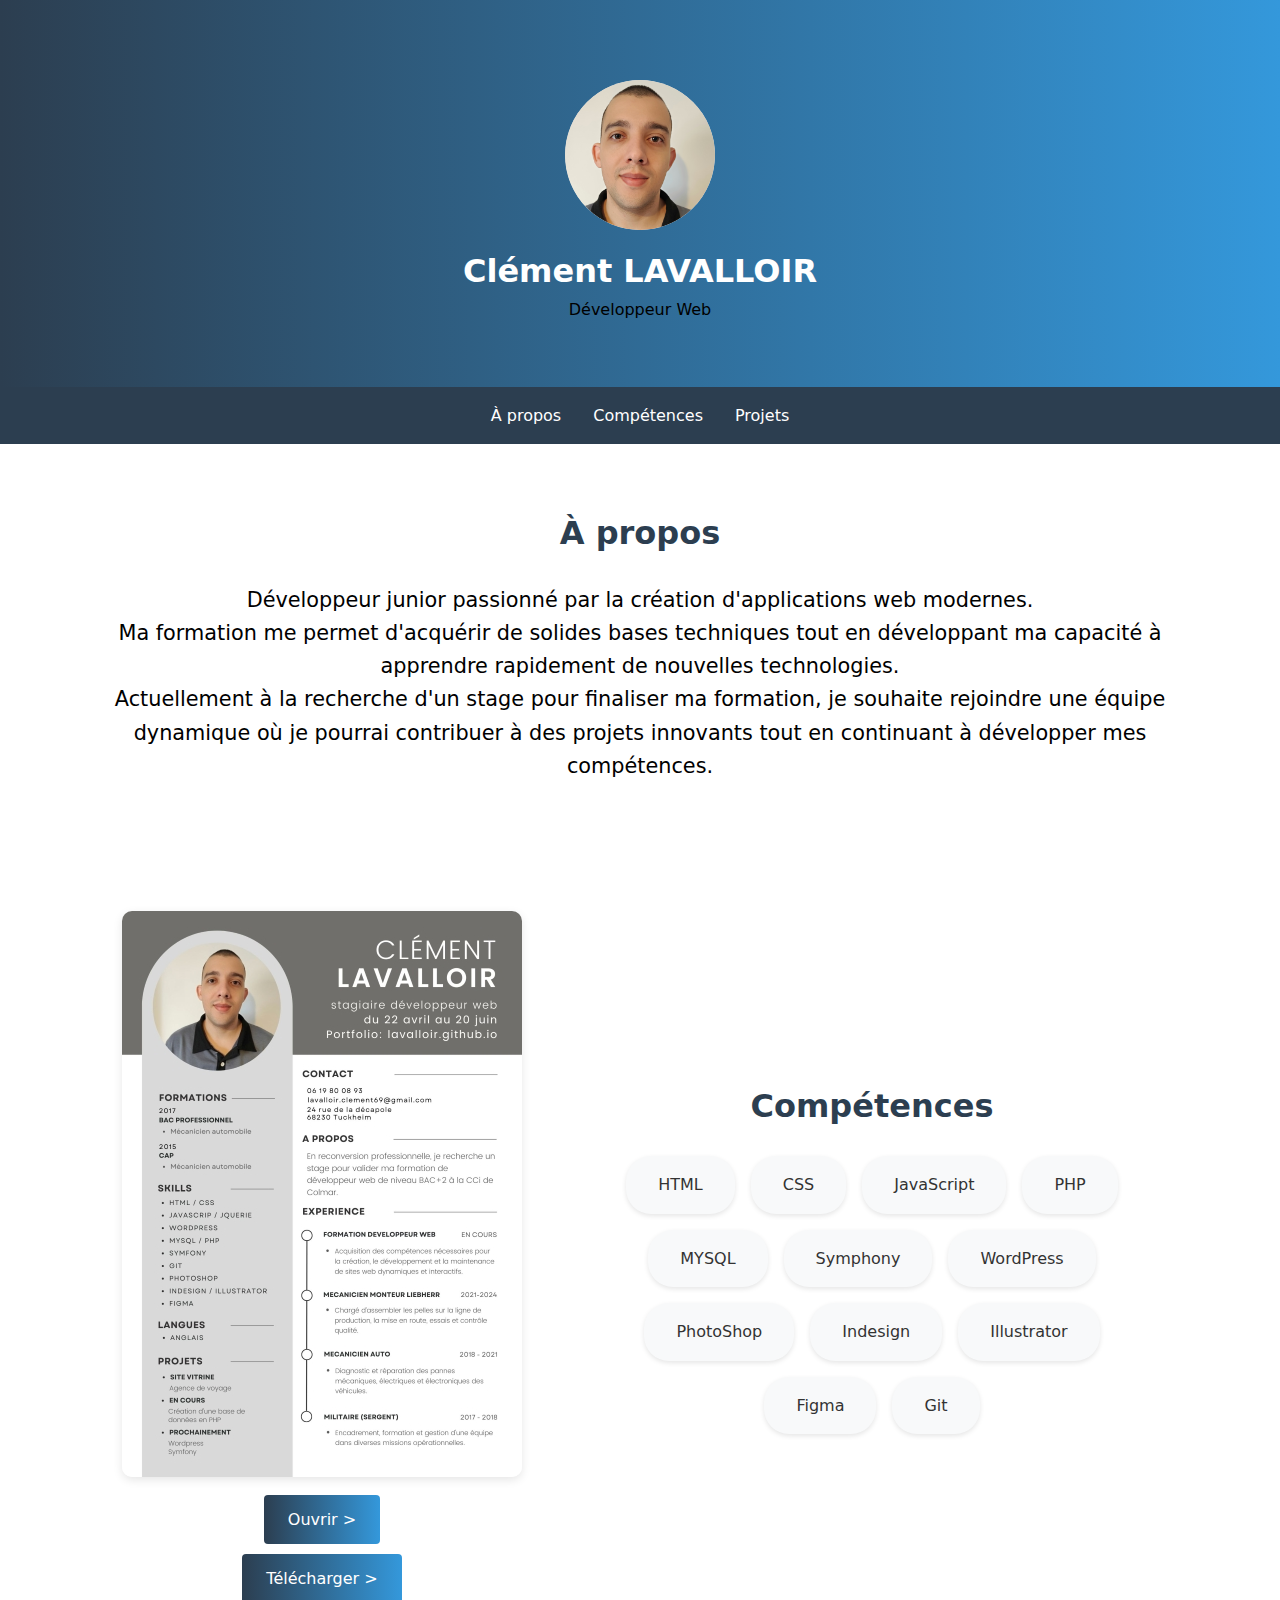
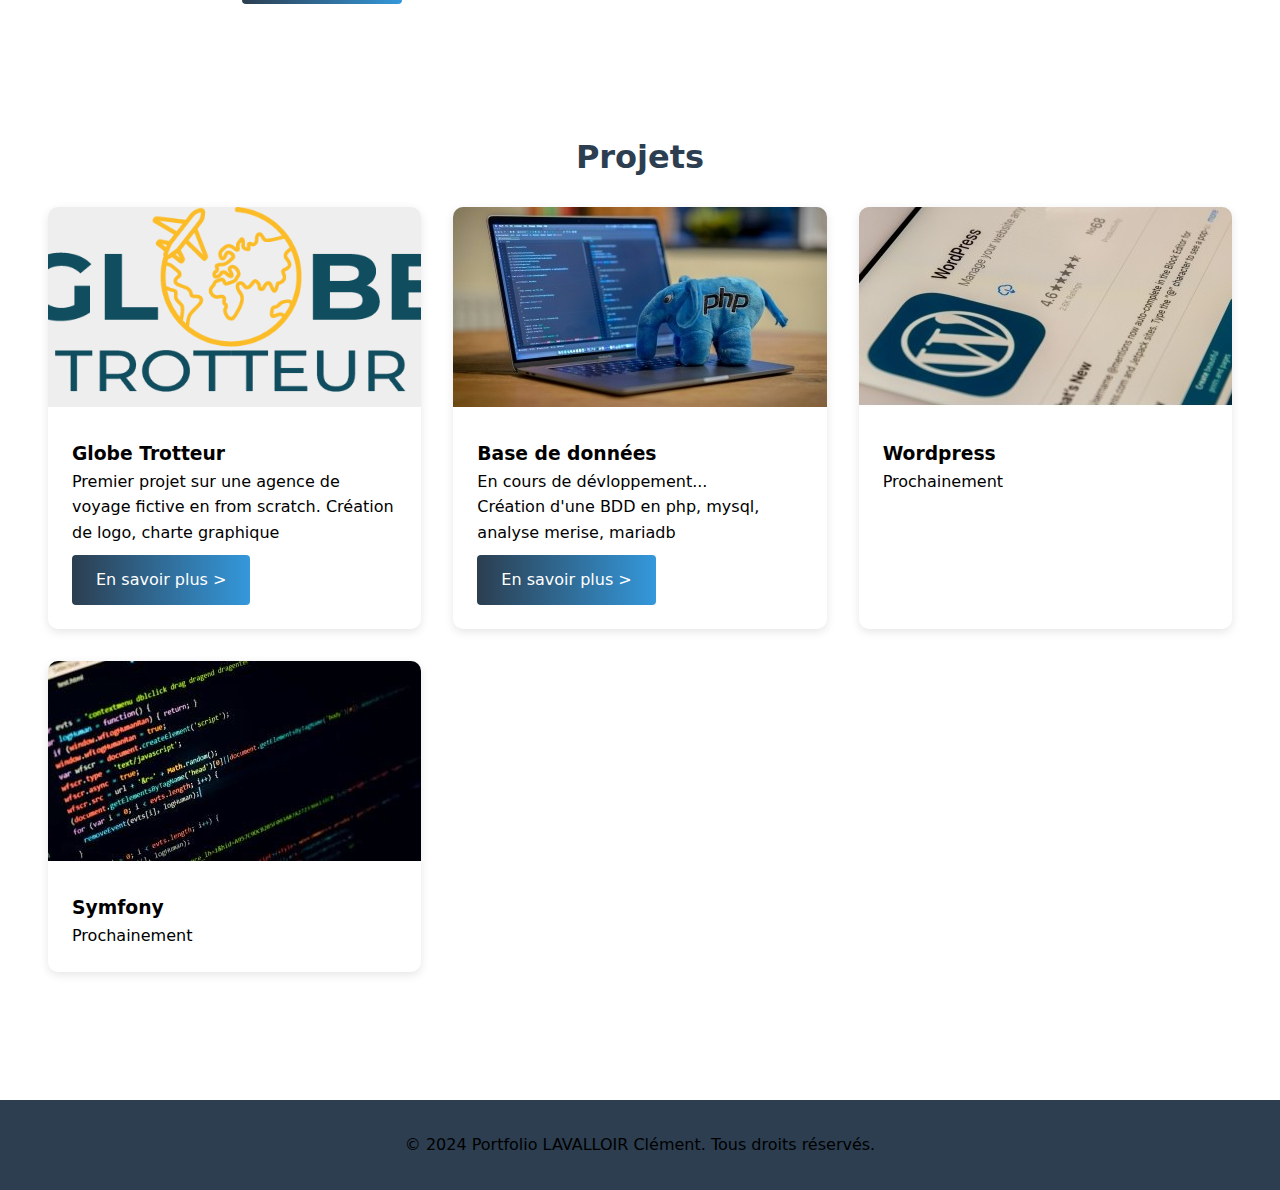
<file: index.html>
<!DOCTYPE html>
<html lang="fr">
  <head>
    <meta charset="UTF-8" />
    <meta name="viewport" content="width=device-width, initial-scale=1.0" />
    <title>Mon Portfolio</title>

    <link rel="stylesheet" href="style.css" />
  </head>
  <body>
    <header>
      <img
        src="./assets/profil.png"
        alt="Photo de profil"
        class="profile-img"
      />
      <h1>Clément LAVALLOIR</h1>
      <p>Développeur Web</p>
    </header>

    <nav>
      <ul>
        <li><a href="#about">À propos</a></li>
        <li><a href="#skills">Compétences</a></li>
        <li><a href="#projects">Projets</a></li>
      </ul>
    </nav>

    <section id="about">
      <h2 class="section-title">À propos</h2>
      <p class="section-about">
        Développeur junior passionné par la création d'applications web
        modernes. <br />
        Ma formation me permet d'acquérir de solides bases techniques tout en
        développant ma capacité à apprendre rapidement de nouvelles
        technologies. <br />
        Actuellement à la recherche d'un stage pour finaliser ma formation, je
        souhaite rejoindre une équipe dynamique où je pourrai contribuer à des
        projets innovants tout en continuant à développer mes compétences.
      </p>
    </section>
    <div class="container">
      <section id="cv">
        <div class="cv">
          <img
            src="./assets/CV_lavalloir_clement1.jpg"
            alt="CV Clément LAVALLOIR"
          />
        </div>

        <div class="cvL">
          <div class="show">
            <a
              href="./assets/CV_lavalloir_clement.jpg"
              class="button"
              target="_blank"
              >Ouvrir ></a
            >
          </div>
          <div class="dl">
            <a
              href="./assets/CV_lavalloir_clement.jpg"
              class="button"
              download="cv_lavalloir_clement.jpg"
              >Télécharger ></a
            >
          </div>
        </div>
      </section>
      <section id="skills">
        <h2 class="section-title">Compétences</h2>
        <div class="skills">
          <div class="skill">HTML</div>
          <div class="skill">CSS</div>
          <div class="skill">JavaScript</div>
          <div class="skill">PHP</div>
          <div class="skill">MYSQL</div>
          <div class="skill">Symphony</div>
          <div class="skill">WordPress</div>
          <div class="skill">PhotoShop</div>
          <div class="skill">Indesign</div>
          <div class="skill">Illustrator</div>
          <div class="skill">Figma</div>
          <div class="skill">Git</div>
        </div>
      </section>
    </div>
    <section id="projects">
      <h2 class="section-title">Projets</h2>
      <div class="projects">
        <article class="project border pointer">
          <a href="./Projet2Globe_Trotteur/index.html" target="_blank">
            <img
              src="./Projet2Globe_Trotteur/assets/img/Logo_GlobeTrotteurs-SB.png"
              alt="Projet 1"
              class="project-img"
            />
            <div class="project-content">
              <h3>Globe Trotteur</h3>
              <p>
                Premier projet sur une agence de voyage fictive en from scratch.
                Création de logo, charte graphique
              </p>
              <a
                href="./Projet2Globe_Trotteur/index.html"
                class="button"
                target="_blank"
                >En savoir plus ></a
              >
            </div></a
          >
        </article>
        <article class="project border pointer">
          <a href="./BDD/index.html" target="_blank">
            <img src="./assets/php.jpg" alt="Projet 2" class="project-img" />
            <div class="project-content">
              <h3>Base de données</h3>
              <p>
                En cours de dévloppement... <br />
                Création d'une BDD en php, mysql, analyse merise, mariadb
              </p>
              <a href="./BDD/index.html" class="button" target="_blank"
                >En savoir plus ></a
              >
            </div></a
          >
        </article>
        <article class="project">
          <img
            src="./assets/wordpress.jpg"
            alt="Projet 3"
            class="project-img"
          />
          <div class="project-content">
            <h3>Wordpress</h3>
            <p>Prochainement</p>
          </div>
        </article>
        <article class="project">
          <img
            src="./assets/developpement.jpg"
            alt="Projet 3"
            class="project-img"
          />
          <div class="project-content">
            <h3>Symfony</h3>
            <p>Prochainement</p>
          </div>
        </article>
      </div>
    </section>
    <footer>
      <p>&copy; 2024 Portfolio LAVALLOIR Clément. Tous droits réservés.</p>
    </footer>

    <script src="index.js"></script>
  </body>
</html>
</file>
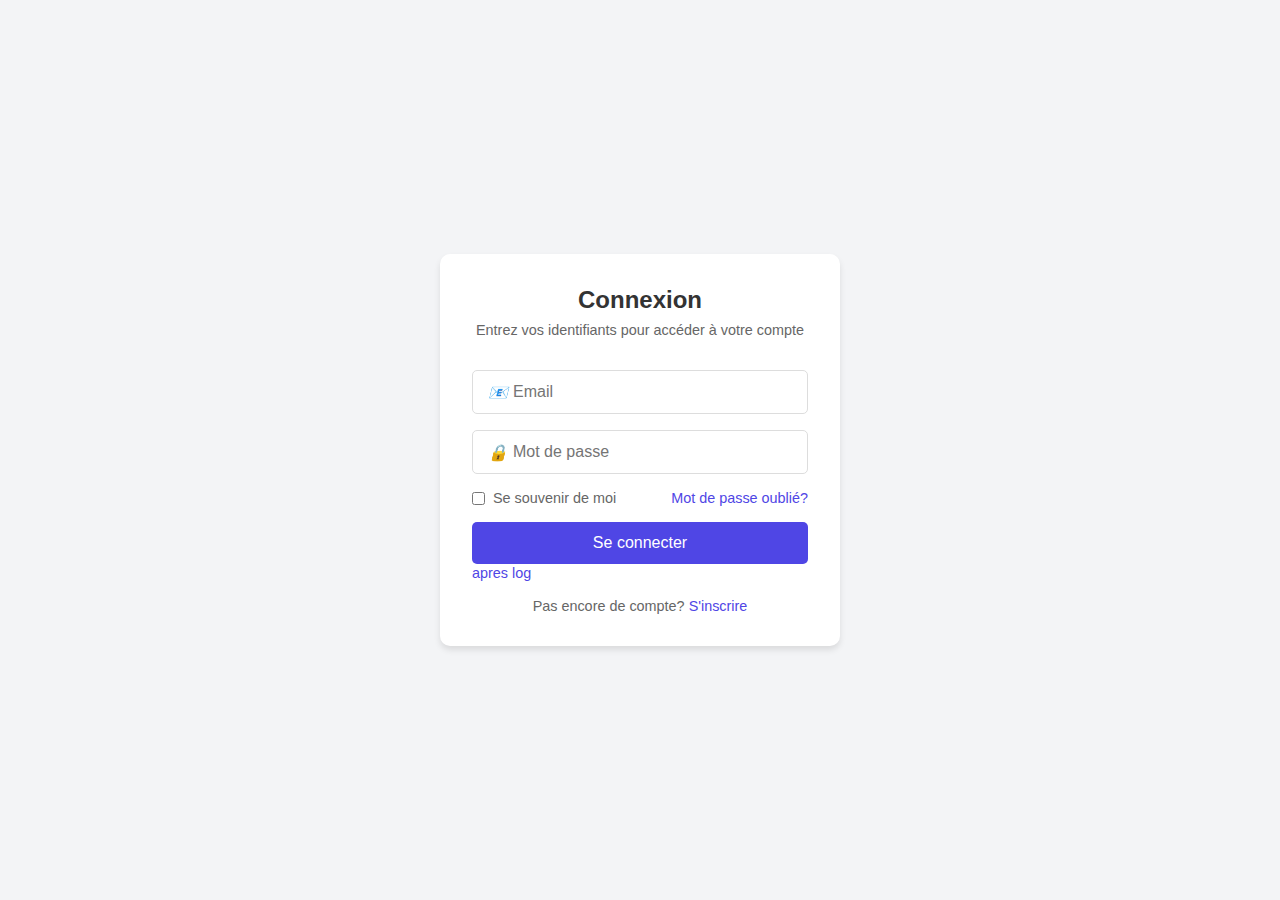
<file: BDD/log/log.html>
<!DOCTYPE html>
<html lang="fr">
<head>
    <meta charset="UTF-8">
    <meta name="viewport" content="width=device-width, initial-scale=1.0">
    <title>Page de Connexion</title>
    <link rel="stylesheet" href="log.css">
</head> 
<body>
    <div class="login-card">
        <div class="login-header">
            <h1>Connexion</h1>
            <p>Entrez vos identifiants pour accéder à votre compte</p>
        </div>
        <form id="loginForm">
            <div class="form-group">
                <i>📧</i>
                <input 
                    type="email" 
                    id="email" 
                    class="form-input" 
                    placeholder="Email"
                    required
                >
                <div class="error-message" id="emailError"></div>
            </div>
            <div class="form-group">
                <i>🔒</i>
                <input 
                    type="password" 
                    id="password" 
                    class="form-input" 
                    placeholder="Mot de passe"
                    required
                >
                <div class="error-message" id="passwordError"></div>
            </div>
            <div class="form-options">
                <label class="remember-me">
                    <input type="checkbox" id="remember">
                    <span>Se souvenir de moi</span>
                </label>
                <a href="#" class="forgot-password">Mot de passe oublié?</a>
            </div>
            <button type="submit" class="login-button">Se connecter</button>
            <a href="../afterlog/afterlog.html" class="forgot-password">apres log</a>
            <div class="register-link">
                Pas encore de compte? <a href="../newlog/newlog.html">S'inscrire</a>
            </div>
        </form>
    </div>

    <script src="log.js"></script>
</body>
</html>
</file>
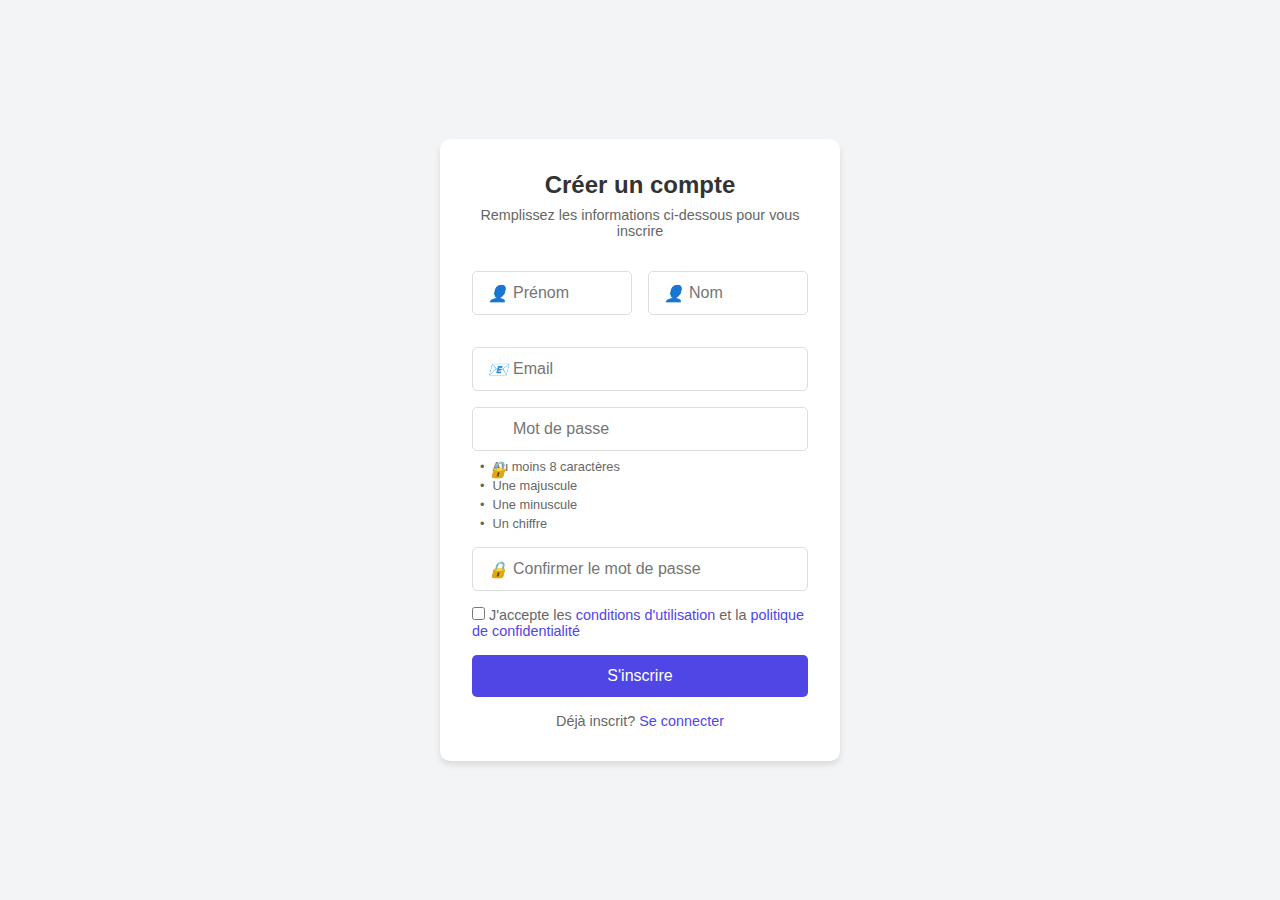
<file: BDD/newlog/newlog.html>
<!DOCTYPE html>
<html lang="fr">
<head>
    <meta charset="UTF-8">
    <meta name="viewport" content="width=device-width, initial-scale=1.0">
    <title>Inscription</title>
    <link rel="stylesheet" href="newlog.css">
</head>
<body>
    <div class="signup-card">
        <div class="signup-header">
            <h1>Créer un compte</h1>
            <p>Remplissez les informations ci-dessous pour vous inscrire</p>
        </div>
        <form id="signupForm">
            <div class="name-group">
                <div class="form-group">
                    <i>👤</i>
                    <input 
                        type="text" 
                        id="firstName" 
                        class="form-input" 
                        placeholder="Prénom"
                        required
                    >
                </div>
                <div class="form-group">
                    <i>👤</i>
                    <input 
                        type="text" 
                        id="lastName" 
                        class="form-input" 
                        placeholder="Nom"
                        required
                    >
                </div>
            </div>
            <div class="form-group">
                <i>📧</i>
                <input 
                    type="email" 
                    id="email" 
                    class="form-input" 
                    placeholder="Email"
                    required
                >
                <div class="error-message" id="emailError"></div>
            </div>
            <div class="form-group">
                <i>🔒</i>
                <input 
                    type="password" 
                    id="password" 
                    class="form-input" 
                    placeholder="Mot de passe"
                    required
                >
                <div class="error-message" id="passwordError"></div>
                <div class="password-requirements">
                    <div class="requirement" id="lengthReq">Au moins 8 caractères</div>
                    <div class="requirement" id="upperReq">Une majuscule</div>
                    <div class="requirement" id="lowerReq">Une minuscule</div>
                    <div class="requirement" id="numberReq">Un chiffre</div>
                </div>
            </div>
            <div class="form-group">
                <i>🔒</i>
                <input 
                    type="password" 
                    id="confirmPassword" 
                    class="form-input" 
                    placeholder="Confirmer le mot de passe"
                    required
                >
                <div class="error-message" id="confirmPasswordError"></div>
            </div>
            <div class="terms">
                <label>
                    <input type="checkbox" id="terms" required>
                    J'accepte les <a href="#">conditions d'utilisation</a> et la <a href="#">politique de confidentialité</a>
                </label>
            </div>
            <button type="submit" class="signup-button">S'inscrire</button>
            <div class="login-link">
                Déjà inscrit? <a href="../log/log.html">Se connecter</a>
            </div>
        </form>
    </div>

    <script src="newlog.js"></script>
</body>
</html>
</file>
<file: style.css>
* {
  margin: 0;
  padding: 0;
  box-sizing: border-box;
  font-family: "Segoe UI", system-ui, sans-serif;
  text-decoration: none;
  user-select: none;
}
h3,
p {
  color: black;
}
h2 {
  font-size: 2rem;
}

body {
  line-height: 1.6;
  color: #333;
}

header {
  background: linear-gradient(to right, #2c3e50, #3498db);
  color: white;
  padding: 4rem 2rem;
  text-align: center;
}

.profile-img {
  width: 150px;
  height: 150px;
  border-radius: 50%;
  margin: 1rem auto;
  background-color: #ddd;
  display: block;
}

nav {
  background: #2c3e50;
  padding: 1rem;
  position: sticky;
  top: 0;
  z-index: 100;
}

nav ul {
  display: flex;
  justify-content: center;
  list-style: none;
  gap: 2rem;
}

nav a {
  color: white;
  text-decoration: none;
  font-weight: 500;
}
nav a:hover {
  color: #3498db;
}

section {
  padding: 4rem 2rem;
}

.section-title {
  text-align: center;
  margin-bottom: 1.5rem;
  color: #2c3e50;
}
#about h3 {
  font-size: 3rem;
}
#about p {
  font-size: 1.3rem;
}
.section-about {
  text-align: center;
  max-width: 1100px;
  margin: 0 auto;
}
.section-about p {
  margin-bottom: 2rem;
}
.container {
  display: flex;
  max-width: 1100px;
  margin: 0 auto;
}
#skills {
  margin: auto auto;
}
.skills {
  display: flex;
  flex-wrap: wrap;
  gap: 1rem;
  justify-content: center;
}

.skill {
  background: #f8f9fa;
  padding: 1rem 2rem;
  border-radius: 25px;
  box-shadow: 0 2px 5px rgba(0, 0, 0, 0.1);
}
.skill:hover {
  background: linear-gradient(to right, #2c3e50, #3498db);
  color: white;
}
#cv {
  display: grid;
  text-align: center;
  margin: 0 auto;
}
.cv img {
  border-radius: 10px;
  box-shadow: 0 3px 10px rgba(0, 0, 0, 0.1);
}
.cvB {
  display: flex;
  flex-wrap: wrap;
  gap: 1rem;
  justify-content: center;
}
.projects {
  display: grid;
  grid-template-columns: repeat(auto-fit, minmax(300px, 1fr));
  gap: 2rem;
  padding: 0 1rem;
}
.pointer {
  cursor: pointer;
}
.project {
  background: white;
  border-radius: 10px;
  overflow: hidden;
  box-shadow: 0 3px 10px rgba(0, 0, 0, 0.1);
}
.border:hover {
  box-shadow: 0 3px 10px 0 #3498db;
}
.button {
  display: inline-block;
  padding: 12px 24px;
  background: linear-gradient(to right, #2c3e50, #3498db);
  color: white;
  text-decoration: none;
  border-radius: 4px;
  font-size: 16px;
  margin-top: 10px;
  transition: 0.5s;
}
.button:hover {
  background: linear-gradient(to right, #3498db, #2c3e50);
  transform: translateY(2px);
  box-shadow: 0 4px 8px rgba(0, 0, 0, 0.2);
}
span {
  color: #2c3e50;
}
span:hover {
  color: #3498db;
}
.project-img {
  width: 100%;
  height: 200px;
  background: #eee;
  object-fit: cover;
}

.project-content {
  padding: 1.5rem;
}

.contact-form {
  max-width: 600px;
  margin: 0 auto;
}

.form-group {
  margin-bottom: 1.5rem;
}

input,
textarea {
  width: 100%;
  padding: 0.8rem;
  border: 1px solid #ddd;
  border-radius: 5px;
  margin-top: 0.5rem;
}

button {
  background: #3498db;
  color: white;
  padding: 0.8rem 2rem;
  border: none;
  border-radius: 5px;
  cursor: pointer;
  font-size: 1rem;
}

button:hover {
  background: #2980b9;
}

footer {
  background: #2c3e50;
  color: white;
  text-align: center;
  padding: 2rem;
  margin-top: 4rem;
}

@media (max-width: 850px) {
  .container {
    display: block;
  }
}
@media (max-width: 768px) {
  nav ul {
    flex-direction: column;
    text-align: center;
    gap: 1rem;
  }
  .cv img {
    max-width: 90%;
  }

  .projects {
    grid-template-columns: 1fr;
  }
}
</file>
<file: BDD/log/log.css>
* {
            margin: 0;
            padding: 0;
            box-sizing: border-box;
            font-family: Arial, sans-serif;
        }

        body {
            min-height: 100vh;
            display: flex;
            align-items: center;
            justify-content: center;
            background-color: #f3f4f6;
        }

        .login-card {
            background-color: white;
            padding: 2rem;
            border-radius: 10px;
            box-shadow: 0 4px 6px rgba(0, 0, 0, 0.1);
            width: 100%;
            max-width: 400px;
        }

        .login-header {
            text-align: center;
            margin-bottom: 2rem;
        }

        .login-header h1 {
            font-size: 1.5rem;
            color: #333;
            margin-bottom: 0.5rem;
        }

        .login-header p {
            color: #666;
            font-size: 0.9rem;
        }

        .form-group {
            margin-bottom: 1rem;
            position: relative;
        }

        .form-group i {
            position: absolute;
            left: 1rem;
            top: 50%;
            transform: translateY(-50%);
            color: #666;
        }

        .form-input {
            width: 100%;
            padding: 0.75rem;
            padding-left: 2.5rem;
            border: 1px solid #ddd;
            border-radius: 5px;
            font-size: 1rem;
            transition: border-color 0.3s;
        }

        .form-input:focus {
            outline: none;
            border-color: #4f46e5;
        }

        .form-options {
            display: flex;
            justify-content: space-between;
            align-items: center;
            margin-bottom: 1rem;
        }

        .remember-me {
            display: flex;
            align-items: center;
            gap: 0.5rem;
            font-size: 0.9rem;
            color: #666;
        }

        .forgot-password {
            color: #4f46e5;
            text-decoration: none;
            font-size: 0.9rem;
        }

        .forgot-password:hover {
            text-decoration: underline;
        }

        .login-button {
            width: 100%;
            padding: 0.75rem;
            background-color: #4f46e5;
            color: white;
            border: none;
            border-radius: 5px;
            font-size: 1rem;
            cursor: pointer;
            transition: background-color 0.3s;
        }

        .login-button:hover {
            background-color: #4338ca;
        }

        .register-link {
            text-align: center;
            margin-top: 1rem;
            font-size: 0.9rem;
            color: #666;
        }

        .register-link a {
            color: #4f46e5;
            text-decoration: none;
        }

        .register-link a:hover {
            text-decoration: underline;
        }

        .error-message {
            color: #dc2626;
            font-size: 0.875rem;
            margin-top: 0.5rem;
            display: none;
        }
</file>
<file: BDD/newlog/newlog.css>
* {
            margin: 0;
            padding: 0;
            box-sizing: border-box;
            font-family: Arial, sans-serif;
        }

        body {
            min-height: 100vh;
            display: flex;
            align-items: center;
            justify-content: center;
            background-color: #f3f4f6;
        }

        .signup-card {
            background-color: white;
            padding: 2rem;
            border-radius: 10px;
            box-shadow: 0 4px 6px rgba(0, 0, 0, 0.1);
            width: 100%;
            max-width: 400px;
        }

        .signup-header {
            text-align: center;
            margin-bottom: 2rem;
        }

        .signup-header h1 {
            font-size: 1.5rem;
            color: #333;
            margin-bottom: 0.5rem;
        }

        .signup-header p {
            color: #666;
            font-size: 0.9rem;
        }

        .form-group {
            margin-bottom: 1rem;
            position: relative;
        }

        .form-group i {
            position: absolute;
            left: 1rem;
            top: 50%;
            transform: translateY(-50%);
            color: #666;
        }

        .name-group {
            display: grid;
            grid-template-columns: 1fr 1fr;
            gap: 1rem;
            margin-bottom: 1rem;
        }

        .form-input {
            width: 100%;
            padding: 0.75rem;
            padding-left: 2.5rem;
            border: 1px solid #ddd;
            border-radius: 5px;
            font-size: 1rem;
            transition: border-color 0.3s;
        }

        .form-input:focus {
            outline: none;
            border-color: #4f46e5;
        }

        .terms {
            margin: 1rem 0;
            font-size: 0.9rem;
            color: #666;
        }

        .terms a {
            color: #4f46e5;
            text-decoration: none;
        }

        .terms a:hover {
            text-decoration: underline;
        }

        .signup-button {
            width: 100%;
            padding: 0.75rem;
            background-color: #4f46e5;
            color: white;
            border: none;
            border-radius: 5px;
            font-size: 1rem;
            cursor: pointer;
            transition: background-color 0.3s;
        }

        .signup-button:hover {
            background-color: #4338ca;
        }

        .login-link {
            text-align: center;
            margin-top: 1rem;
            font-size: 0.9rem;
            color: #666;
        }

        .login-link a {
            color: #4f46e5;
            text-decoration: none;
        }

        .login-link a:hover {
            text-decoration: underline;
        }

        .error-message {
            color: #dc2626;
            font-size: 0.875rem;
            margin-top: 0.5rem;
            display: none;
        }

        .password-requirements {
            font-size: 0.8rem;
            color: #666;
            margin-top: 0.5rem;
            padding-left: 0.5rem;
        }

        .requirement {
            display: flex;
            align-items: center;
            gap: 0.5rem;
            margin-top: 0.25rem;
        }

        .requirement.valid {
            color: #059669;
        }

        .requirement::before {
            content: "•";
        }
</file>
